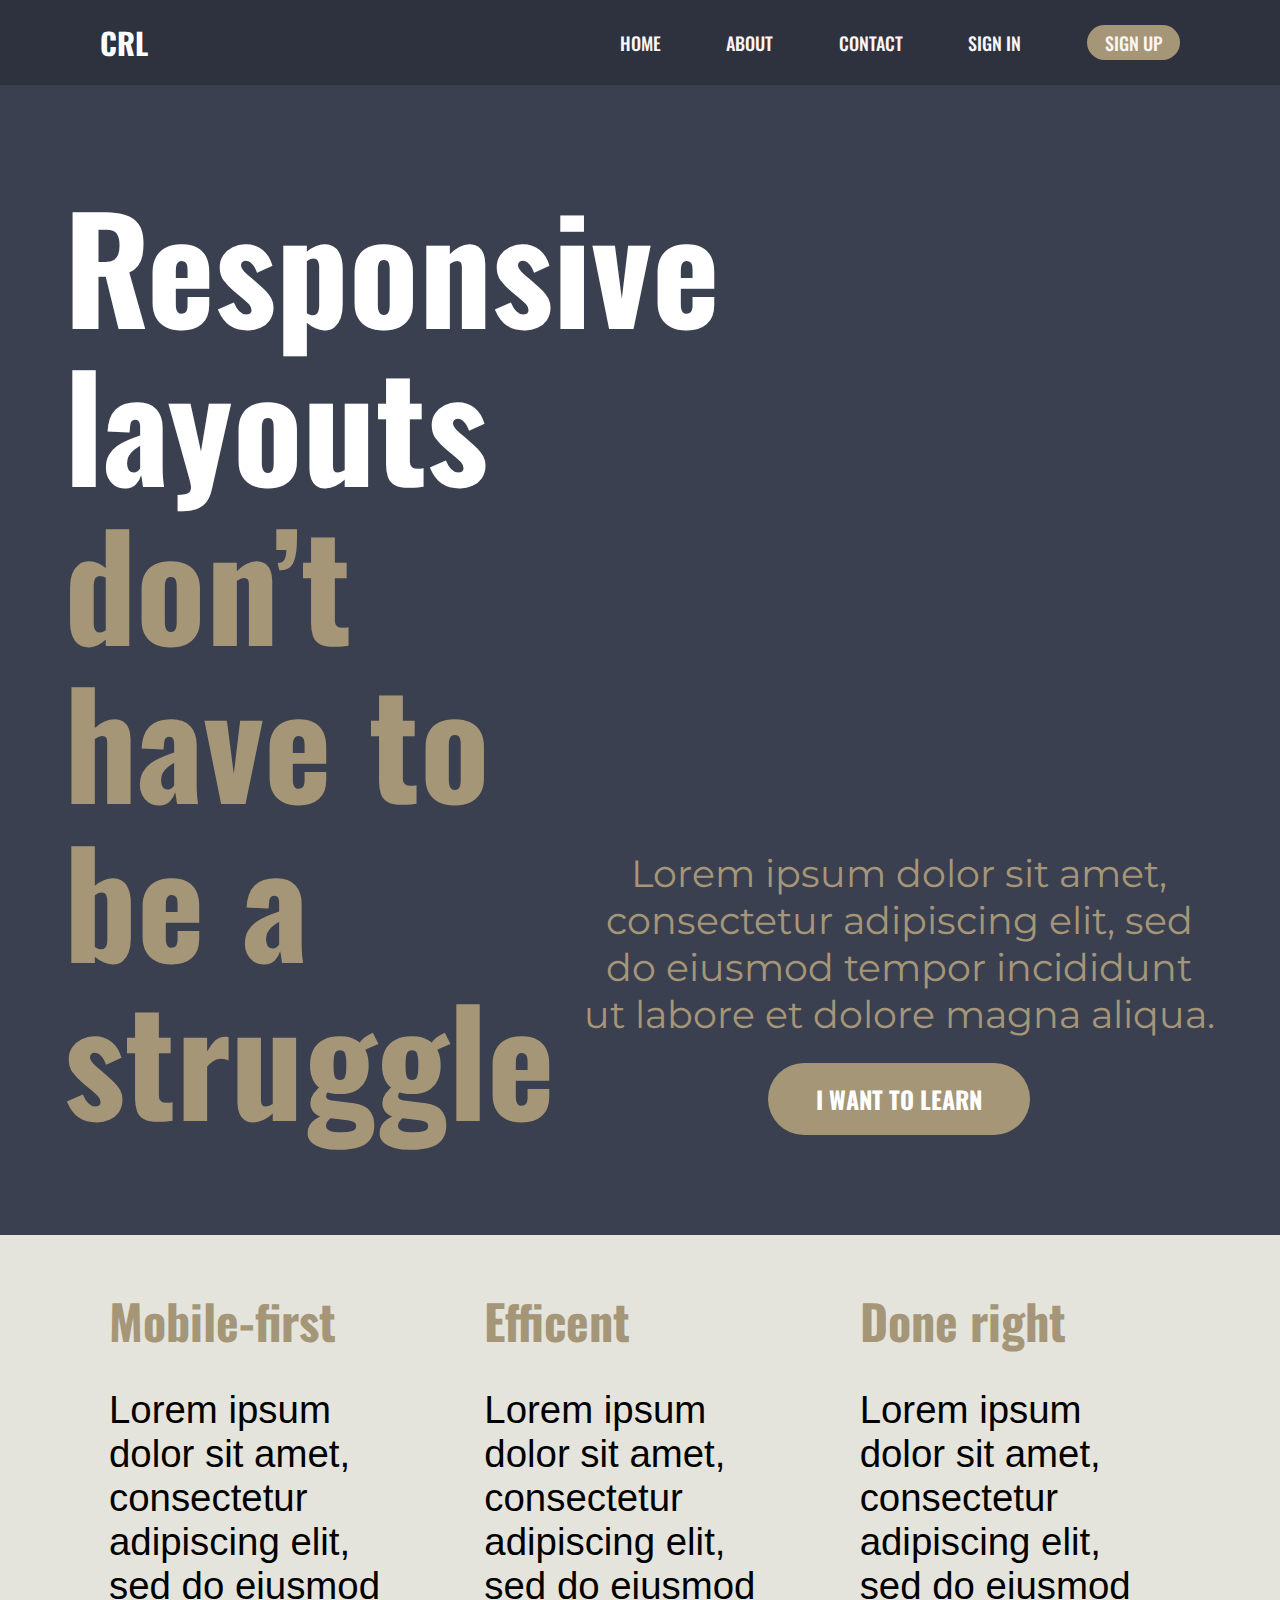
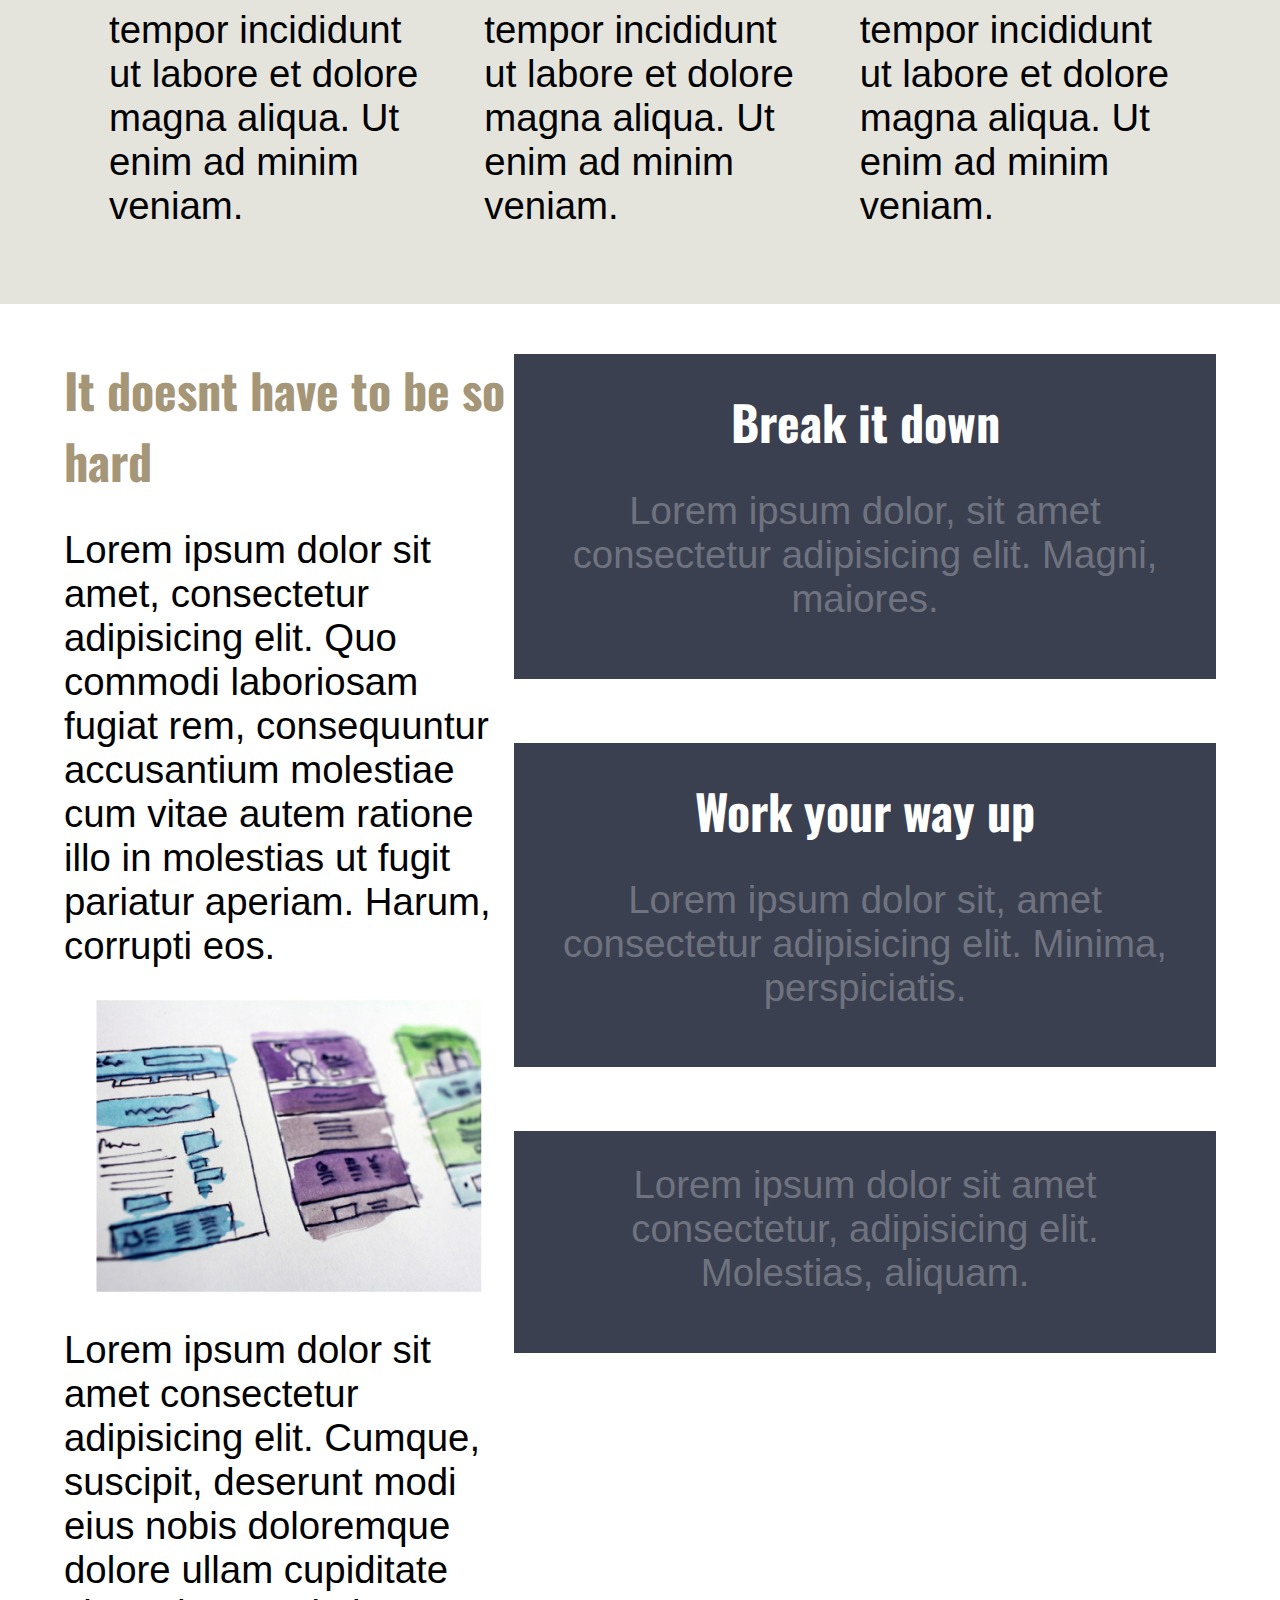
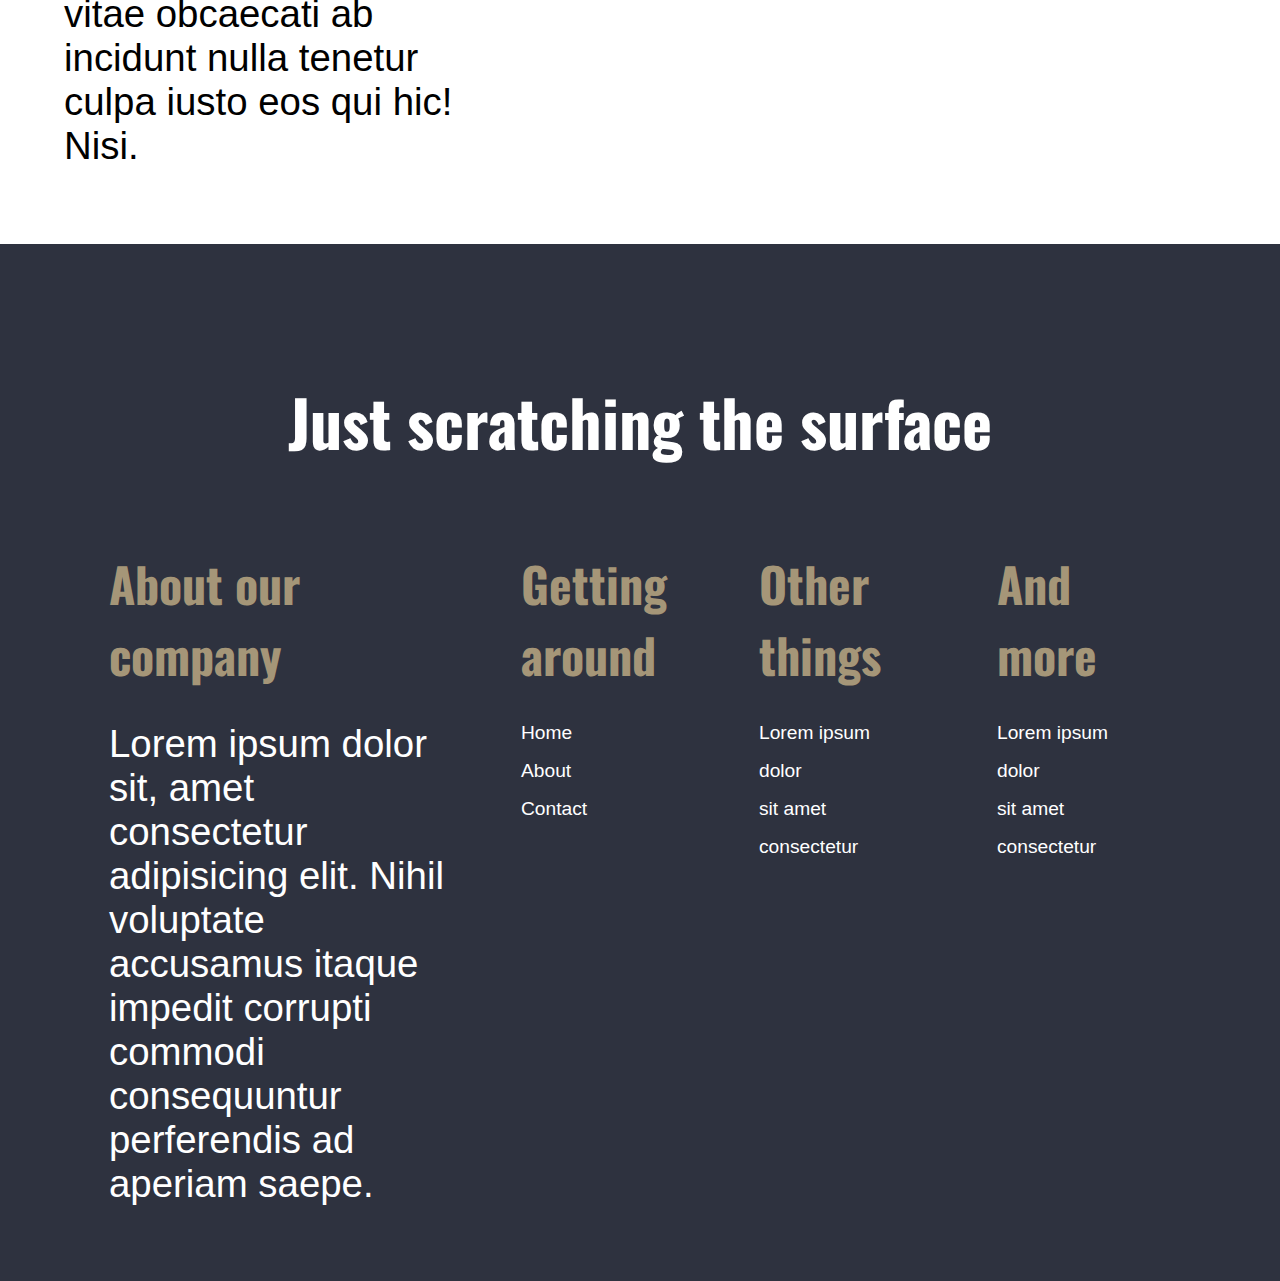
<file: index.html>
<!DOCTYPE html>
<html lang="en">
  <head>
    <meta charset="UTF-8" />
    <meta name="viewport" content="width=device-width, initial-scale=1.0" />
    <link rel="preconnect" href="https://fonts.googleapis.com" />
    <link rel="preconnect" href="https://fonts.gstatic.com" crossorigin />
    <link rel="preconnect" href="https://fonts.googleapis.com" />
    <link rel="preconnect" href="https://fonts.gstatic.com" crossorigin />
    <link
      href="https://fonts.googleapis.com/css2?family=Montserrat:ital,wght@0,100..900;1,100..900&family=Oswald:wght@200..700&display=swap"
      rel="stylesheet"
    />
    <link rel="stylesheet" href="style.css" />
    <title>Challenge 8</title>
  </head>
  <body>
    <header class="header">
      <a href="#" class="logo">CRL</a>
      <nav class="nav">
        <ul class="nav__list">
          <li class="nav__item"><a href="#" class="nav__link">Home</a></li>
          <li class="nav__item"><a href="#" class="nav__link">About</a></li>
          <li class="nav__item"><a href="#" class="nav__link">Contact</a></li>
          <li class="nav__item"><a href="#" class="nav__link">Sign In</a></li>
          <li class="nav__item">
            <a href="#" class="nav__link nav__link--button">Sign up</a>
          </li>
        </ul>
      </nav>
    </header>

    <div class="hero">
      <div class="container">
        <div class="row-hero">
          <div class="hero-h1-box">
            <h1>
              <span class="hero-h1">Responsive layouts</span> don’t have to be a
              struggle
            </h1>
          </div>
          <div class="hero-text">
            <p>
              Lorem ipsum dolor sit amet, consectetur adipiscing elit, sed do
              eiusmod tempor incididunt ut labore et dolore magna aliqua.
            </p>
            <a href="#" class="btn">I want to learn</a>
          </div>
        </div>
      </div>
    </div>
    <section>
      <div class="section2">
        <div class="container">
          <div class="row">
            <div class="col">
              <h2>Mobile-first</h2>
              <p>
                Lorem ipsum dolor sit amet, consectetur adipiscing elit, sed do
                eiusmod tempor incididunt ut labore et dolore magna aliqua. Ut
                enim ad minim veniam.
              </p>
            </div>
            <div class="col">
              <h2>Efficent</h2>
              <p>
                Lorem ipsum dolor sit amet, consectetur adipiscing elit, sed do
                eiusmod tempor incididunt ut labore et dolore magna aliqua. Ut
                enim ad minim veniam.
              </p>
            </div>
            <div class="col">
              <h2>Done right</h2>
              <p>
                Lorem ipsum dolor sit amet, consectetur adipiscing elit, sed do
                eiusmod tempor incididunt ut labore et dolore magna aliqua. Ut
                enim ad minim veniam.
              </p>
            </div>
          </div>
        </div>
      </div>
    </section>

    <section class="section-3">
      <div class="container">
        <div class="parent">
          <div class="left-box">
            <h2>It doesnt have to be so hard</h2>
            <p>
              Lorem ipsum dolor sit amet, consectetur adipisicing elit. Quo
              commodi laboriosam fugiat rem, consequuntur accusantium molestiae
              cum vitae autem ratione illo in molestias ut fugit pariatur
              aperiam. Harum, corrupti eos.
            </p>
            <figure>
              <img src="img/hero-img.jpg" alt="img" />
            </figure>
            <p>
              Lorem ipsum dolor sit amet consectetur adipisicing elit. Cumque,
              suscipit, deserunt modi eius nobis doloremque dolore ullam
              cupiditate vitae obcaecati ab incidunt nulla tenetur culpa iusto
              eos qui hic! Nisi.
            </p>
          </div>
          <div class="right-box">
            <div>
              <h3>Break it down</h3>
              <p>
                Lorem ipsum dolor, sit amet consectetur adipisicing elit. Magni,
                maiores.
              </p>
            </div>
            <div>
              <h3>Work your way up</h3>
              <p>
                Lorem ipsum dolor sit, amet consectetur adipisicing elit.
                Minima, perspiciatis.
              </p>
            </div>
            <div>
              <p>
                Lorem ipsum dolor sit amet consectetur, adipisicing elit.
                Molestias, aliquam.
              </p>
            </div>
          </div>
        </div>
      </div>
    </section>

    <footer>
      <div class="container">
        <h2>Just scratching the surface</h2>

        <div class="row">
          <div class="col2">
            <h3>About our company</h3>
            <p>
              Lorem ipsum dolor sit, amet consectetur adipisicing elit. Nihil
              voluptate accusamus itaque impedit corrupti commodi consequuntur
              perferendis ad aperiam saepe.
            </p>
          </div>
          <div class="col1">
            <h3>Getting around</h3>
            <ul>
              <li><a href="#">Home</a></li>
              <li><a href="#">About</a></li>
              <li><a href="#">Contact</a></li>
            </ul>
          </div>
          <div class="col1">
            <h3>Other things</h3>
            <ul>
              <li><a href="#">Lorem ipsum</a></li>
              <li><a href="#">dolor</a></li>
              <li><a href="#">sit amet</a></li>
              <li><a href="#">consectetur</a></li>
            </ul>
          </div>
          <div class="col1">
            <h3>And more</h3>
            <ul>
              <li><a href="#">Lorem ipsum</a></li>
              <li><a href="#">dolor</a></li>
              <li><a href="#">sit amet</a></li>
              <li><a href="#">consectetur</a></li>
            </ul>
          </div>
        </div>
      </div>
    </footer>
  </body>
</html>
</file>
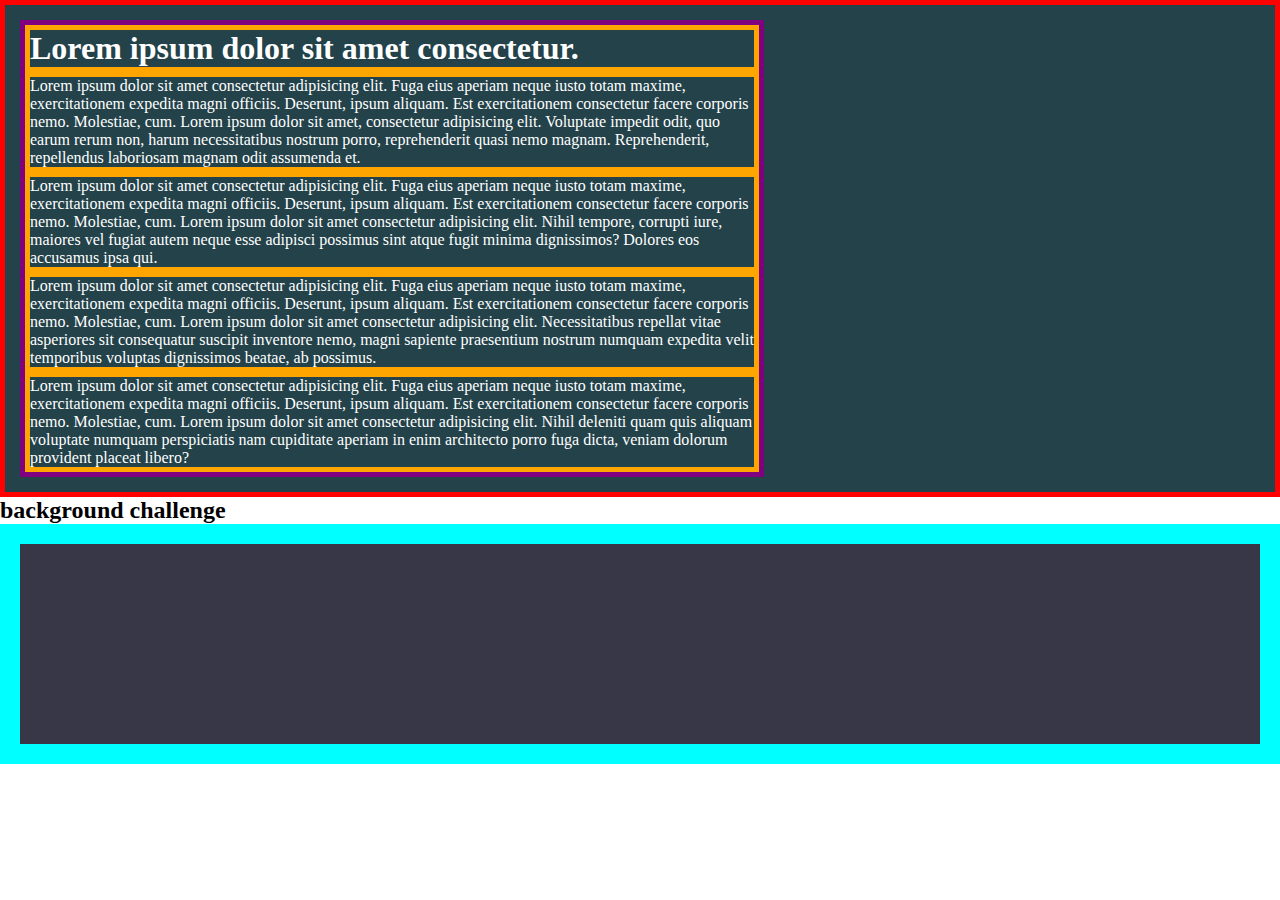
<file: challenge1/page1.html>
<!DOCTYPE html>
<html lang="en">
  <head>
    <meta charset="UTF-8" />
    <meta name="viewport" content="width=device-width, initial-scale=1.0" />
    <link
      href="https://fonts.googleapis.com/css2?family=Roboto:wght@400;900&display=swap"
      rel="stylesheet"
    />
    <title>challenge 1</title>
    <link rel="stylesheet" href="style1.css" />
  </head>
  <body>
    <div class="box1">
      <div class="child-box">
        <h1>Lorem ipsum dolor sit amet consectetur.</h1>
        <p>
          Lorem ipsum dolor sit amet consectetur adipisicing elit. Fuga eius
          aperiam neque iusto totam maxime, exercitationem expedita magni
          officiis. Deserunt, ipsum aliquam. Est exercitationem consectetur
          facere corporis nemo. Molestiae, cum. Lorem ipsum dolor sit amet,
          consectetur adipisicing elit. Voluptate impedit odit, quo earum rerum
          non, harum necessitatibus nostrum porro, reprehenderit quasi nemo
          magnam. Reprehenderit, repellendus laboriosam magnam odit assumenda
          et.
        </p>
        <p>
          Lorem ipsum dolor sit amet consectetur adipisicing elit. Fuga eius
          aperiam neque iusto totam maxime, exercitationem expedita magni
          officiis. Deserunt, ipsum aliquam. Est exercitationem consectetur
          facere corporis nemo. Molestiae, cum. Lorem ipsum dolor sit amet
          consectetur adipisicing elit. Nihil tempore, corrupti iure, maiores
          vel fugiat autem neque esse adipisci possimus sint atque fugit minima
          dignissimos? Dolores eos accusamus ipsa qui.
        </p>
        <p>
          Lorem ipsum dolor sit amet consectetur adipisicing elit. Fuga eius
          aperiam neque iusto totam maxime, exercitationem expedita magni
          officiis. Deserunt, ipsum aliquam. Est exercitationem consectetur
          facere corporis nemo. Molestiae, cum. Lorem ipsum dolor sit amet
          consectetur adipisicing elit. Necessitatibus repellat vitae asperiores
          sit consequatur suscipit inventore nemo, magni sapiente praesentium
          nostrum numquam expedita velit temporibus voluptas dignissimos beatae,
          ab possimus.
        </p>
        <p>
          Lorem ipsum dolor sit amet consectetur adipisicing elit. Fuga eius
          aperiam neque iusto totam maxime, exercitationem expedita magni
          officiis. Deserunt, ipsum aliquam. Est exercitationem consectetur
          facere corporis nemo. Molestiae, cum. Lorem ipsum dolor sit amet
          consectetur adipisicing elit. Nihil deleniti quam quis aliquam
          voluptate numquam perspiciatis nam cupiditate aperiam in enim
          architecto porro fuga dicta, veniam dolorum provident placeat libero?
        </p>
      </div>
    </div>

    <h2>background challenge</h2>
    <div class="box2"><div class="box2-child"></div></div>
  </body>
</html>
</file>
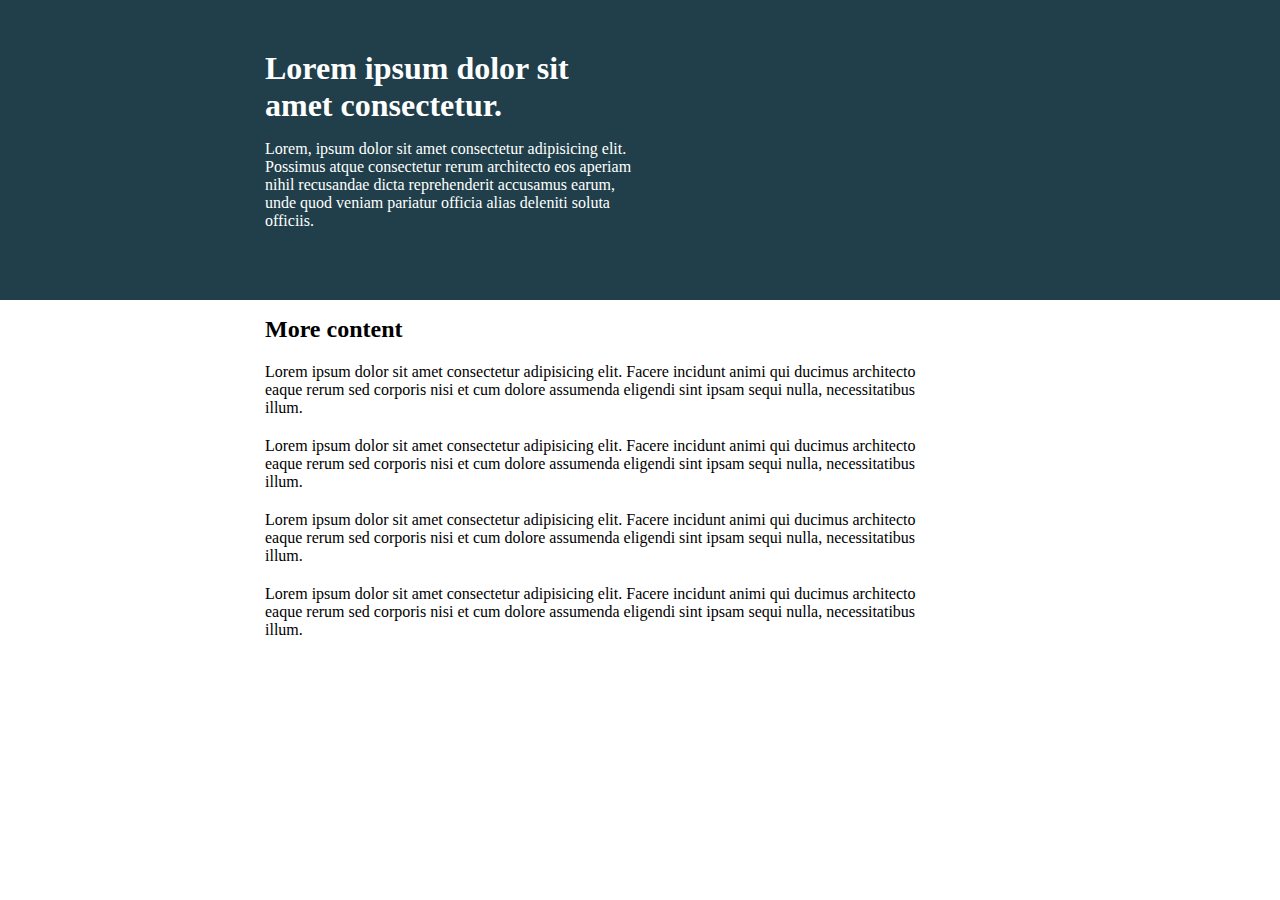
<file: challenge2/page2.html>
<!DOCTYPE html>
<html lang="en">
  <head>
    <meta charset="UTF-8" />
    <meta name="viewport" content="width=device-width, initial-scale=1.0" />
    <link rel="stylesheet" href="style2.css" />
    <title>challenge2</title>
  </head>
  <body>
    <header>
      <div class="container">
        <div class="intro-content">
          <h1>Lorem ipsum dolor sit amet consectetur.</h1>
          <p>
            Lorem, ipsum dolor sit amet consectetur adipisicing elit. Possimus
            atque consectetur rerum architecto eos aperiam nihil recusandae
            dicta reprehenderit accusamus earum, unde quod veniam pariatur
            officia alias deleniti soluta officiis.
          </p>
        </div>
      </div>
    </header>

    <section>
      <div class="container">
        <div class="section-text">
          <h2>More content</h2>
          <p>
            Lorem ipsum dolor sit amet consectetur adipisicing elit. Facere
            incidunt animi qui ducimus architecto eaque rerum sed corporis nisi
            et cum dolore assumenda eligendi sint ipsam sequi nulla,
            necessitatibus illum.
          </p>
          <p>
            Lorem ipsum dolor sit amet consectetur adipisicing elit. Facere
            incidunt animi qui ducimus architecto eaque rerum sed corporis nisi
            et cum dolore assumenda eligendi sint ipsam sequi nulla,
            necessitatibus illum.
          </p>
          <p>
            Lorem ipsum dolor sit amet consectetur adipisicing elit. Facere
            incidunt animi qui ducimus architecto eaque rerum sed corporis nisi
            et cum dolore assumenda eligendi sint ipsam sequi nulla,
            necessitatibus illum.
          </p>
          <p>
            Lorem ipsum dolor sit amet consectetur adipisicing elit. Facere
            incidunt animi qui ducimus architecto eaque rerum sed corporis nisi
            et cum dolore assumenda eligendi sint ipsam sequi nulla,
            necessitatibus illum.
          </p>
        </div>
      </div>
    </section>
  </body>
</html>
</file>
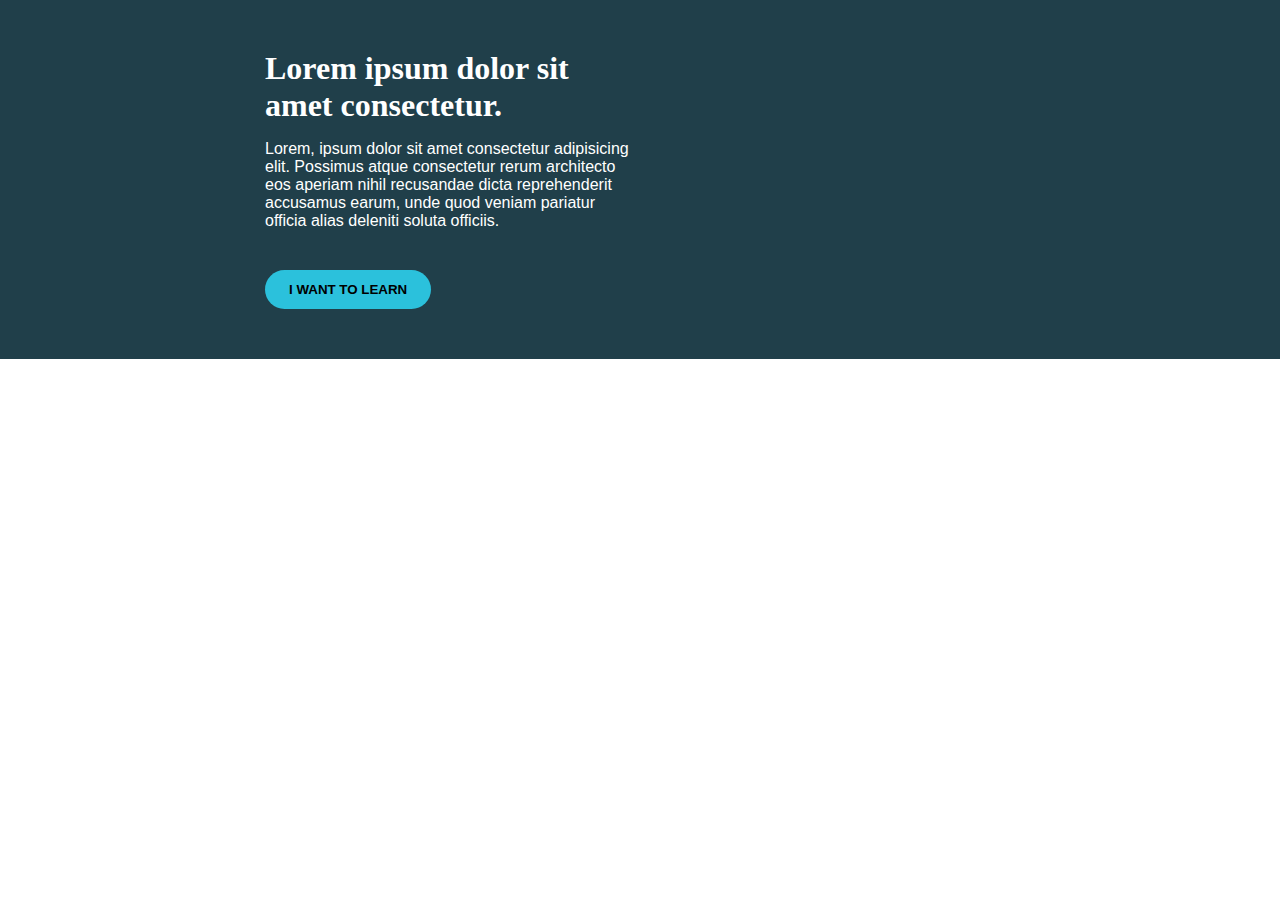
<file: challenge3/page3.html>
<!DOCTYPE html>
<html lang="en">
  <head>
    <meta charset="UTF-8" />
    <meta name="viewport" content="width=device-width, initial-scale=1.0" />
    <link rel="stylesheet" href="style3.css" />
    <title>Document</title>
  </head>
  <body>
    <header>
      <div class="container">
        <div class="intro-content">
          <h1>Lorem ipsum dolor sit amet consectetur.</h1>
          <p>
            Lorem, ipsum dolor sit amet consectetur adipisicing elit. Possimus
            atque consectetur rerum architecto eos aperiam nihil recusandae
            dicta reprehenderit accusamus earum, unde quod veniam pariatur
            officia alias deleniti soluta officiis.
          </p>
          <button>I want to learn</button>
        </div>
      </div>
    </header>
  </body>
</html>
</file>
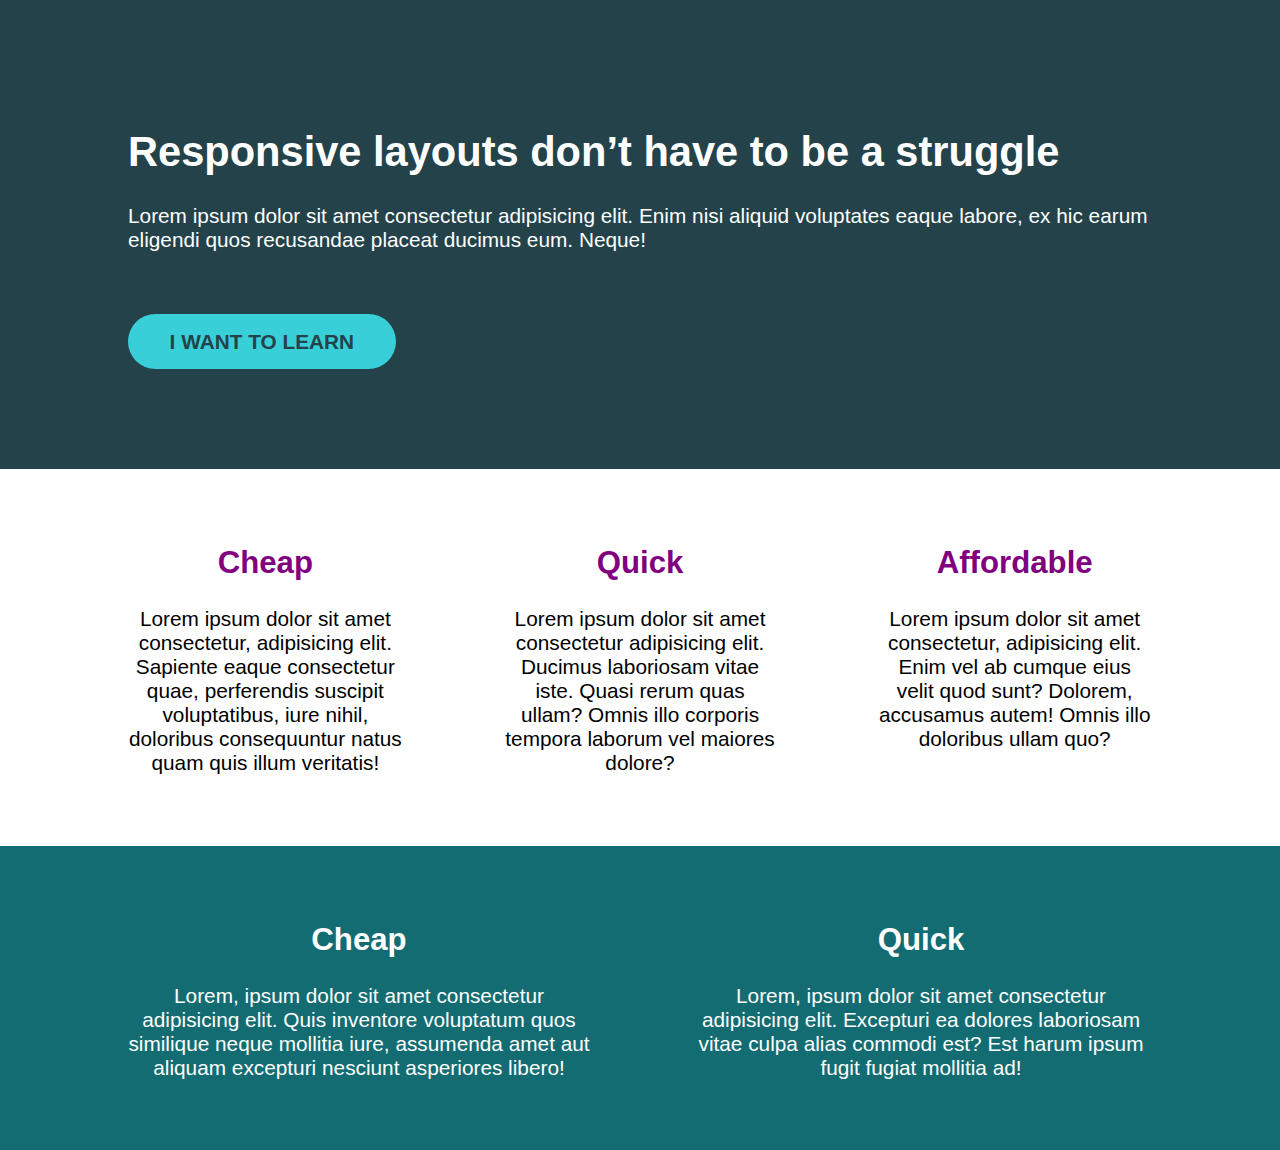
<file: challenge4/page4.html>
<!DOCTYPE html>
<html lang="en">
  <head>
    <meta charset="UTF-8" />
    <meta name="viewport" content="width=device-width, initial-scale=1.0" />
    <link rel="stylesheet" href="style4.css" />
    <title>Challenge 4</title>
  </head>
  <body>
    <header>
      <div class="hero">
        <div class="container">
          <div class="hero-text">
            <h1>Responsive layouts don’t have to be a struggle</h1>
            <p>
              Lorem ipsum dolor sit amet consectetur adipisicing elit. Enim nisi
              aliquid voluptates eaque labore, ex hic earum eligendi quos
              recusandae placeat ducimus eum. Neque!
            </p>
            <a href="#" class="btn">I want to learn</a>
          </div>
        </div>
      </div>
    </header>
    <div class="section1">
      <div class="container">
        <div class="row">
          <div class="col">
            <h2>Cheap</h2>
            <p>
              Lorem ipsum dolor sit amet consectetur, adipisicing elit. Sapiente
              eaque consectetur quae, perferendis suscipit voluptatibus, iure
              nihil, doloribus consequuntur natus quam quis illum veritatis!
            </p>
          </div>
          <div class="col">
            <h2>Quick</h2>
            <p>
              Lorem ipsum dolor sit amet consectetur adipisicing elit. Ducimus
              laboriosam vitae iste. Quasi rerum quas ullam? Omnis illo corporis
              tempora laborum vel maiores dolore?
            </p>
          </div>
          <div class="col">
            <h2>Affordable</h2>
            <p>
              Lorem ipsum dolor sit amet consectetur, adipisicing elit. Enim vel
              ab cumque eius velit quod sunt? Dolorem, accusamus autem! Omnis
              illo doloribus ullam quo?
            </p>
          </div>
        </div>
      </div>
    </div>

    <div class="section2">
      <div class="container">
        <div class="row">
          <div class="col">
            <h2>Cheap</h2>
            <p>
              Lorem, ipsum dolor sit amet consectetur adipisicing elit. Quis
              inventore voluptatum quos similique neque mollitia iure, assumenda
              amet aut aliquam excepturi nesciunt asperiores libero!
            </p>
          </div>
          <div class="col">
            <h2>Quick</h2>
            <p>
              Lorem, ipsum dolor sit amet consectetur adipisicing elit.
              Excepturi ea dolores laboriosam vitae culpa alias commodi est? Est
              harum ipsum fugit fugiat mollitia ad!
            </p>
          </div>
        </div>
      </div>
    </div>
  </body>
</html>
</file>
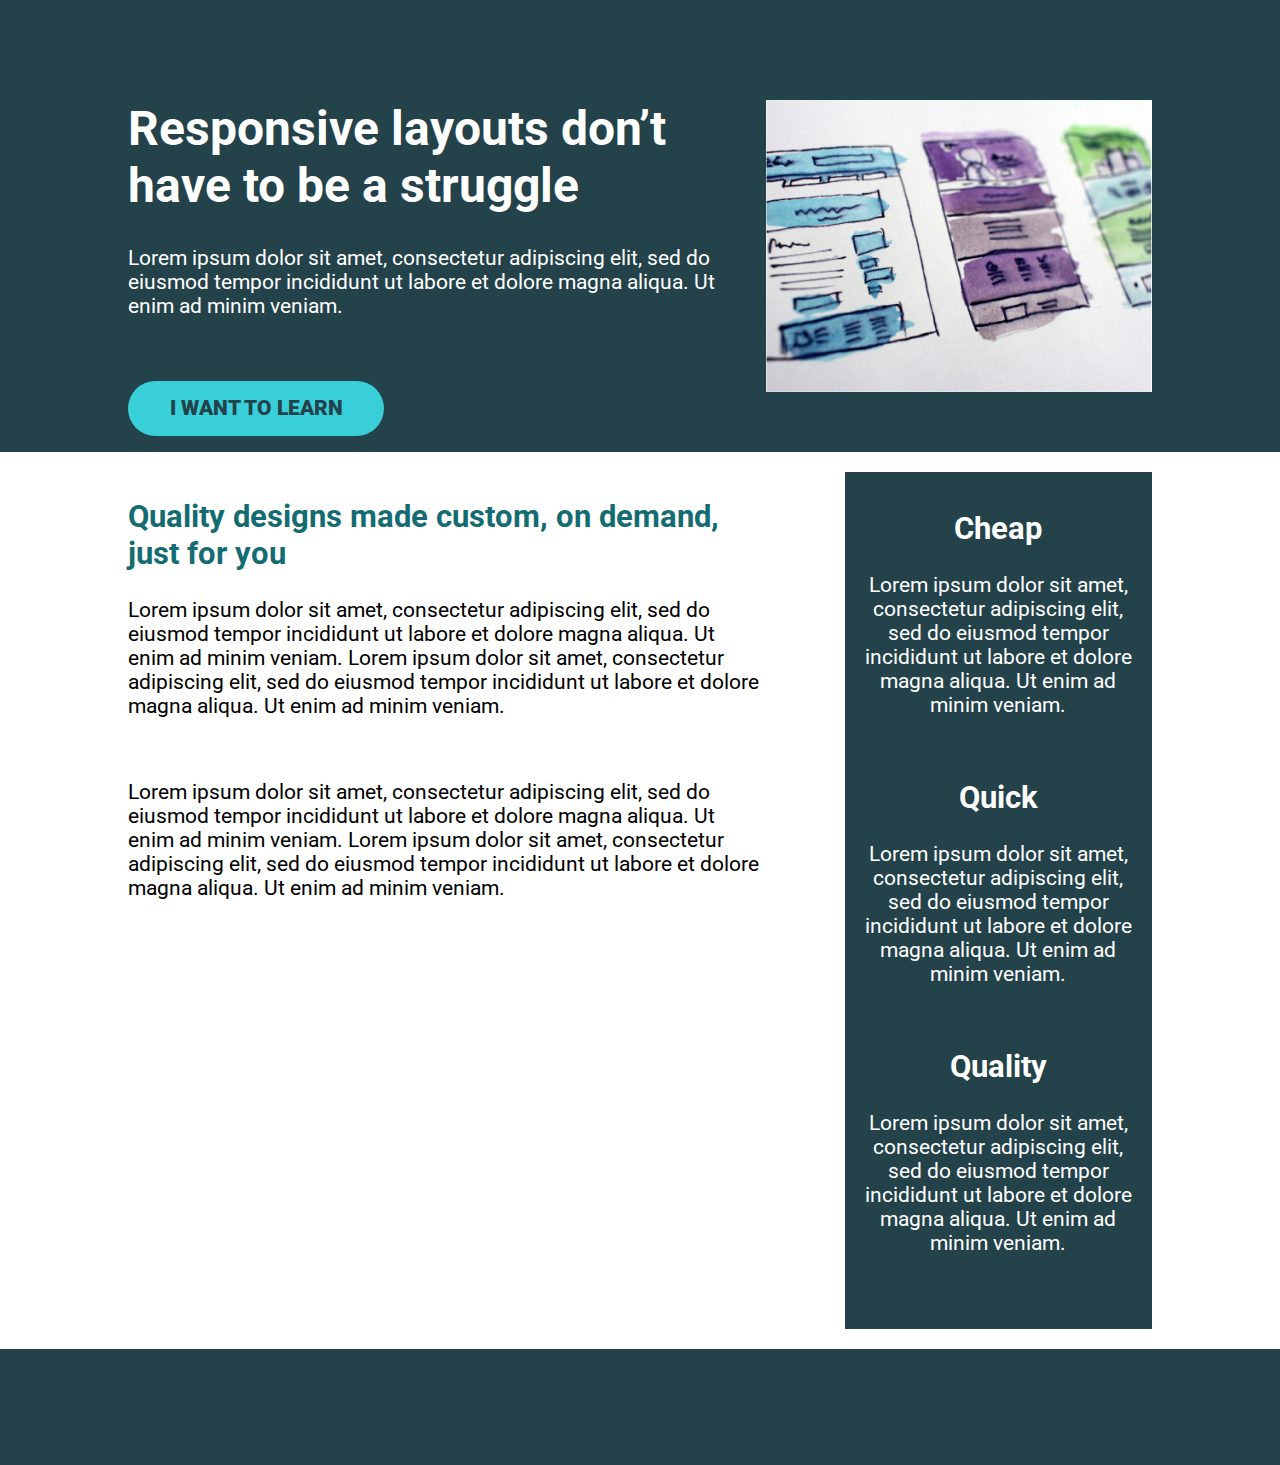
<file: challenge5/page5.html>
<!DOCTYPE html>
<html lang="en">
  <head>
    <meta charset="UTF-8" />
    <meta name="viewport" content="width=device-width, initial-scale=1.0" />
    <title>Conquering Rsponsive Layouts</title>
    <link
      href="https://fonts.googleapis.com/css2?family=Roboto:wght@400;900&display=swap"
      rel="stylesheet"
    />
    <link rel="stylesheet" href="style5.css" />
  </head>
  <body>
    <div class="hero">
      <div class="container row">
        <div class="hero__text">
          <h1>Responsive layouts don’t have to be a struggle</h1>
          <p>
            Lorem ipsum dolor sit amet, consectetur adipiscing elit, sed do
            eiusmod tempor incididunt ut labore et dolore magna aliqua. Ut enim
            ad minim veniam.
          </p>
          <a href="#" class="btn">I want to learn</a>
      </div>
      <div class="hero-img"><img src="img/hero-img.jpg" alt="web development">
    </div>
    </div>

    <div class="section1">
        <div class="container">
        <div class="row">
        <div class="col col1">
            <h2>Quality designs made custom, on demand, just for you</h2>
        <p>Lorem ipsum dolor sit amet, consectetur adipiscing elit, sed do eiusmod tempor incididunt ut labore et dolore magna aliqua. Ut enim ad minim veniam. Lorem ipsum dolor sit amet, consectetur adipiscing elit, sed do eiusmod tempor incididunt ut labore et dolore magna aliqua. Ut enim ad minim veniam.</p>
        <p>Lorem ipsum dolor sit amet, consectetur adipiscing elit, sed do eiusmod tempor incididunt ut labore et dolore magna aliqua. Ut enim ad minim veniam. Lorem ipsum dolor sit amet, consectetur adipiscing elit, sed do eiusmod tempor incididunt ut labore et dolore magna aliqua. Ut enim ad minim veniam.</p>
        </div>
        <div class="col col2">
            <div>
                <h2>Cheap</h2>
                <p>Lorem ipsum dolor sit amet, consectetur adipiscing elit, sed do eiusmod tempor incididunt ut labore et dolore magna aliqua. Ut enim ad minim veniam.</p>
            </div>
            <div>
                <h2>Quick</h2>
                <p>Lorem ipsum dolor sit amet, consectetur adipiscing elit, sed do eiusmod tempor incididunt ut labore et dolore magna aliqua. Ut enim ad minim veniam.</p>
            </div>
            <div>
                <h2>Quality</h2>
                <p>Lorem ipsum dolor sit amet, consectetur adipiscing elit, sed do eiusmod tempor incididunt ut labore et dolore magna aliqua. Ut enim ad minim veniam.</p>
            </div>
        </div>
        </div>
        </div>
    </div>
  </body>
</html>
</file>
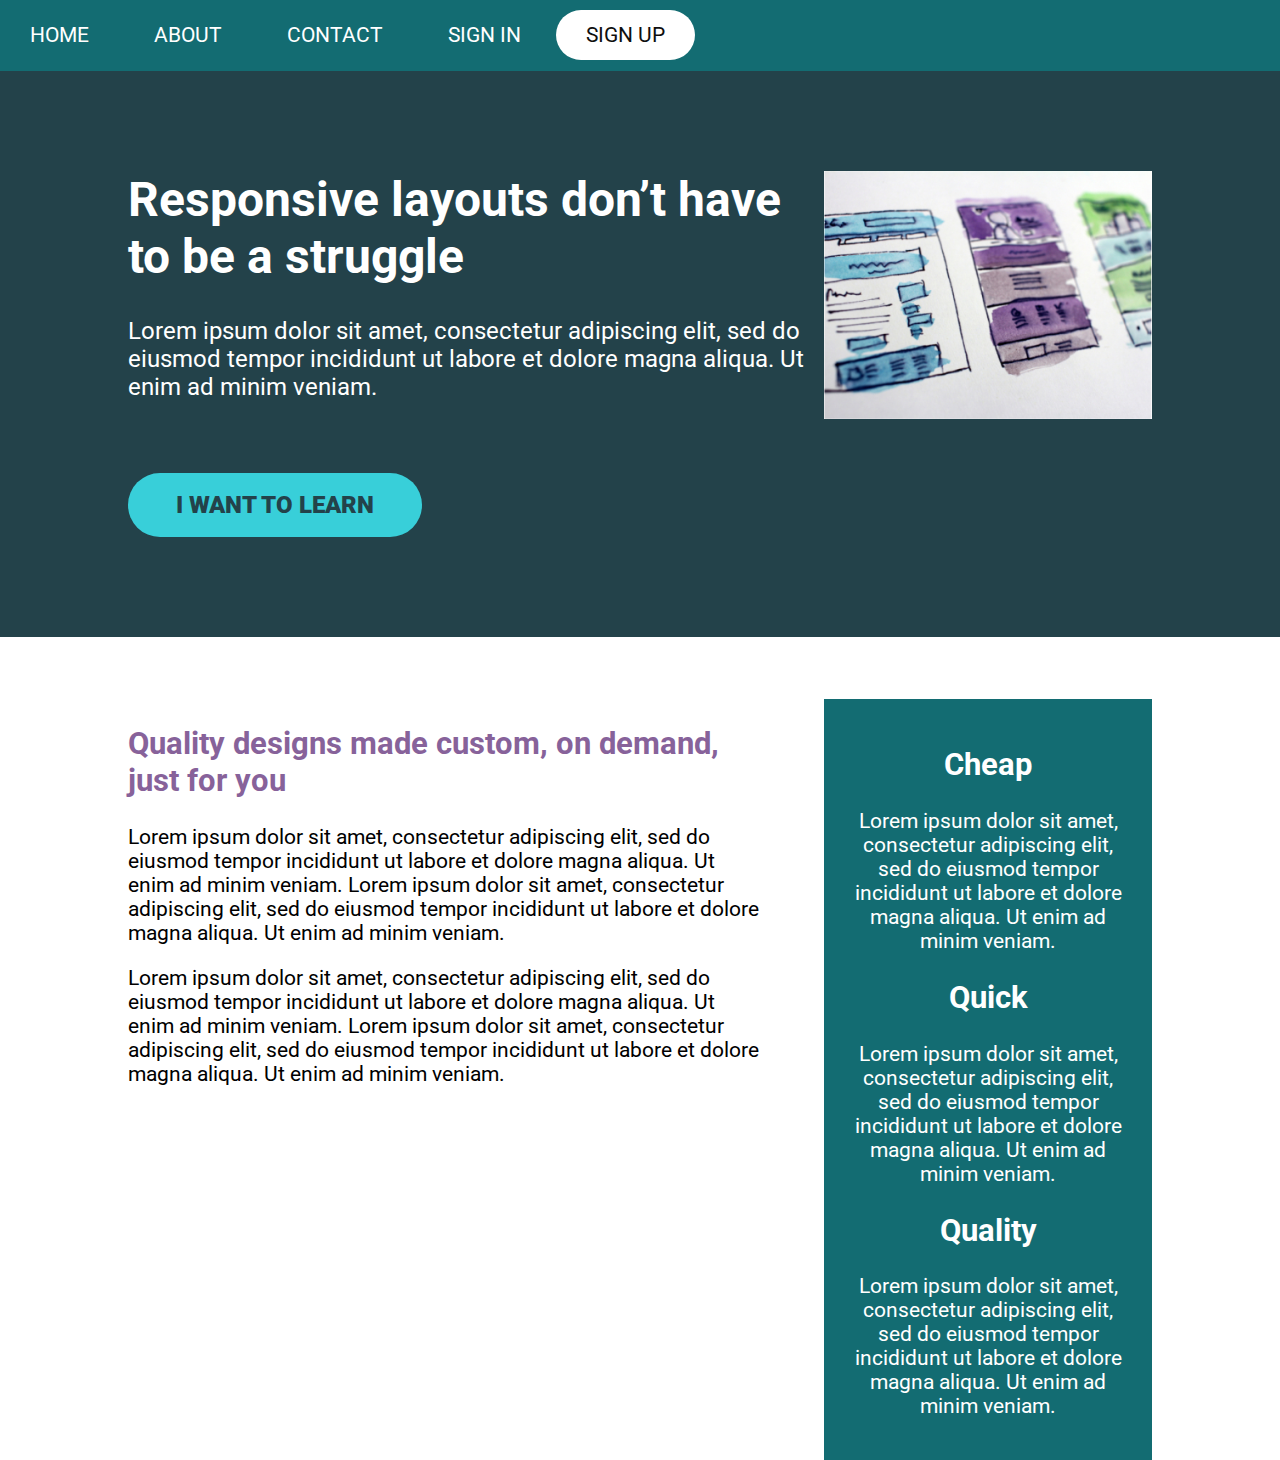
<file: challenge6/page6.html>
<!DOCTYPE html>
<html lang="en">
  <head>
    <meta charset="UTF-8" />
    <meta name="viewport" content="width=device-width, initial-scale=1.0" />
    <title>Conquering Responsive Layouts</title>
    <link
      href="https://fonts.googleapis.com/css2?family=Roboto:wght@400;900&display=swap"
      rel="stylesheet"
    />
    <link rel="stylesheet" href="style6.css" />
  </head>
  <body>
    <header>
      <nav class="nav">
        <ul class="nav__list">
          <li class="nav__item"><a href="#" class="nav__link">Home</a></li>
          <li class="nav__item"><a href="#" class="nav__link">About</a></li>
          <li class="nav__item"><a href="#" class="nav__link">Contact</a></li>
          <li class="nav__item"><a href="#" class="nav__link">Sign In</a></li>
          <li class="nav__item">
            <a href="#" class="nav__link nav__link--button">Sign up</a>
          </li>
        </ul>
      </nav>
    </header>

    <section class="hero">
      <div class="container row">
        <div class="hero__text">
          <h1>Responsive layouts don’t have to be a struggle</h1>
          <p>
            Lorem ipsum dolor sit amet, consectetur adipiscing elit, sed do
            eiusmod tempor incididunt ut labore et dolore magna aliqua. Ut enim
            ad minim veniam.
          </p>
          <a href="#" class="btn">I want to learn</a>
        </div>
        <img
          src="img/hero-img.jpg"
          alt="UX design sketches"
          class="hero__img"
        />
      </div>
    </section>

    <main class="main container row">
      <section class="primary-content">
        <h2 class="section-title">
          Quality designs made custom, on demand, just for you
        </h2>
        <p>
          Lorem ipsum dolor sit amet, consectetur adipiscing elit, sed do
          eiusmod tempor incididunt ut labore et dolore magna aliqua. Ut enim ad
          minim veniam. Lorem ipsum dolor sit amet, consectetur adipiscing elit,
          sed do eiusmod tempor incididunt ut labore et dolore magna aliqua. Ut
          enim ad minim veniam.
        </p>
        <p>
          Lorem ipsum dolor sit amet, consectetur adipiscing elit, sed do
          eiusmod tempor incididunt ut labore et dolore magna aliqua. Ut enim ad
          minim veniam. Lorem ipsum dolor sit amet, consectetur adipiscing elit,
          sed do eiusmod tempor incididunt ut labore et dolore magna aliqua. Ut
          enim ad minim veniam.
        </p>
      </section>
      <aside class="sidebar">
        <h2 class="sidebar-title">Cheap</h2>
        <p>
          Lorem ipsum dolor sit amet, consectetur adipiscing elit, sed do
          eiusmod tempor incididunt ut labore et dolore magna aliqua. Ut enim ad
          minim veniam.
        </p>

        <h2 class="sidebar-title">Quick</h2>
        <p>
          Lorem ipsum dolor sit amet, consectetur adipiscing elit, sed do
          eiusmod tempor incididunt ut labore et dolore magna aliqua. Ut enim ad
          minim veniam.
        </p>

        <h2 class="sidebar-title">Quality</h2>
        <p>
          Lorem ipsum dolor sit amet, consectetur adipiscing elit, sed do
          eiusmod tempor incididunt ut labore et dolore magna aliqua. Ut enim ad
          minim veniam.
        </p>
      </aside>
    </main>
  </body>
</html>
</file>
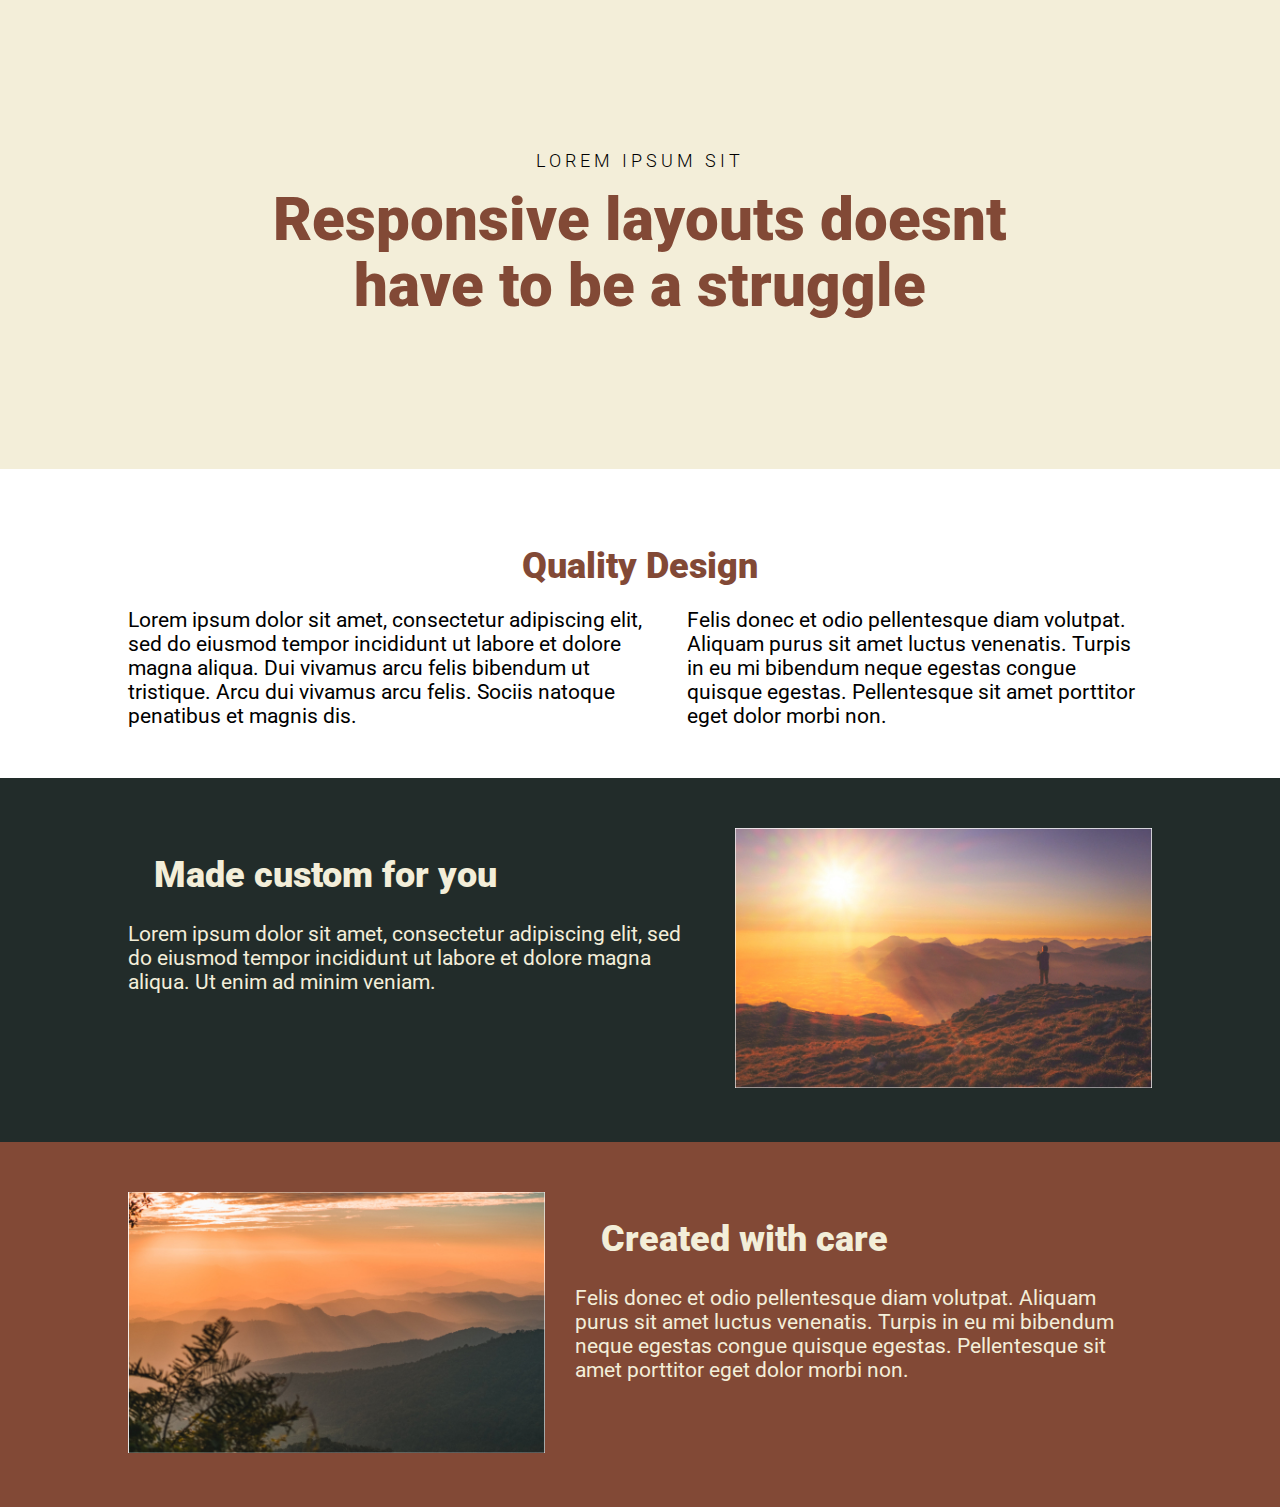
<file: challenge7/page7.html>
<!DOCTYPE html>
<html lang="en">
  <head>
    <meta charset="UTF-8" />
    <meta name="viewport" content="width=device-width, initial-scale=1.0" />
    <link rel="preconnect" href="https://fonts.googleapis.com" />
    <link rel="preconnect" href="https://fonts.gstatic.com" crossorigin />
    <link rel="preconnect" href="https://fonts.googleapis.com" />
    <link rel="preconnect" href="https://fonts.gstatic.com" crossorigin />
    <link
      href="https://fonts.googleapis.com/css2?family=Playfair+Display:wght@900&family=Roboto:wght@300;400&display=swap"
      rel="stylesheet"
    />
    <link rel="stylesheet" href="style7.css" />
    <title>Challenege 7</title>
  </head>
  <body>
    <header>
      <div class="container">
        <div class="hero">
          <p>lorem Ipsum sit</p>
          <h1>Responsive layouts doesnt have to be a struggle</h1>
        </div>
      </div>
    </header>
    <section class="section1">
      <div class="container">
        <h2>Quality Design</h2>
        <div class="section1_text row">
          <p>
            Lorem ipsum dolor sit amet, consectetur adipiscing elit, sed do
            eiusmod tempor incididunt ut labore et dolore magna aliqua. Dui
            vivamus arcu felis bibendum ut tristique. Arcu dui vivamus arcu
            felis. Sociis natoque penatibus et magnis dis.
          </p>

          <p>
            Felis donec et odio pellentesque diam volutpat. Aliquam purus sit
            amet luctus venenatis. Turpis in eu mi bibendum neque egestas congue
            quisque egestas. Pellentesque sit amet porttitor eget dolor morbi
            non.
          </p>
        </div>
      </div>
    </section>
    <section class="section2">
      <div class="container">
        <div class="row">
          <div class="col">
            <h2>Made custom for you</h2>
            <p>
              Lorem ipsum dolor sit amet, consectetur adipiscing elit, sed do
              eiusmod tempor incididunt ut labore et dolore magna aliqua. Ut
              enim ad minim veniam.
            </p>
          </div>
          <div class="col-img">
            <img src="img/image-01.jpg" alt="sun shine" />
          </div>
        </div>
      </div>
    </section>
    <section class="section3">
      <div class="container">
        <div class="row">
          <div class="col-img">
            <img src="img/image-02.jpg" alt="mountain" />
          </div>
          <div class="col">
            <h2>Created with care</h2>
            <p>
              Felis donec et odio pellentesque diam volutpat. Aliquam purus sit
              amet luctus venenatis. Turpis in eu mi bibendum neque egestas
              congue quisque egestas. Pellentesque sit amet porttitor eget dolor
              morbi non.
            </p>
          </div>
        </div>
      </div>
    </section>
  </body>
</html>
</file>
<file: style.css>
@import url("https://fonts.googleapis.com/css2?family=Montserrat:ital,wght@0,100..900;1,100..900&family=Oswald:wght@200..700&display=swap");

:root {
  --darkblue: #2e323f;
  --darkgrey: #3b4050;
  --lightgrey: #6f737f;
  --white: #ffffff;
  --beige: #a59678;
  --sm: "700px";
  --md: "1000px";
}

* {
  margin: 0;
  padding: 0;
  box-sizing: border-box;
}

body {
  font-family: "Monserrat", sans-serif;
}

p {
  font-size: 2.4rem;
  margin-bottom: 1.6rem;
}

h1,
h2,
h3 {
  font-family: "Oswald", sans-serif;
}
.container {
  width: 90%;
  max-width: 1200px;
  margin: 0 auto;
}

.header {
  top: 0;
  left: 0;
  width: 100%;
  padding: 20px 100px;
  background-color: var(--darkblue);
  display: flex;
  justify-content: space-between;
  align-items: center;
  z-index: 100;
}

.logo {
  font-size: 30px;
  color: rgb(255, 253, 253);
  text-decoration: none;
  font-weight: 700;
  font-family: "Oswald";
}

.nav__list {
  list-style: none;
  display: flex;
  gap: 1.6rem;
}
.nav a {
  font-size: 18px;
  font-family: "Oswald";
  color: #fbf5f5;
  font-weight: 500;
  text-decoration: none;
  margin-left: 40px;
  text-transform: uppercase;
}

.nav__link--button {
  background-color: var(--beige);
  color: #000000;
  padding: 0.25em 1em;
  border-radius: 10em;
}

.btn {
  display: inline-block;
  text-decoration: none;
  text-transform: uppercase;
  color: #ffffff;
  font-weight: 900;
  font-family: "Oswald";
  font-size: 24px;
  background-color: var(--beige);
  padding: 0.75em 2em;
  border-radius: 100px;
}

.hero {
  background-color: var(--darkgrey);
  color: var(--beige);
  padding: 100px 0;
}

.hero-h1 {
  color: var(--white);
}

.hero-text p {
  font-family: "Montserrat";
}
.row-hero {
  display: flex;
  flex-direction: column;
  gap: 2rem;
  justify-content: space-between;
}
.row {
  justify-content: space-between;
  display: flex;
  gap: 4rem;
}

.col {
  flex: 1;
}

.section2 {
  background-color: rgb(228, 228, 221);
  padding: 50px;
}

h2 {
  font-size: 3rem;
  color: var(--beige);
  margin-bottom: 2rem;
}

.section-3 {
  padding: 50px 0;
}

.parent {
  display: flex;
  flex-direction: column;
  justify-content: space-between;
}

.right-box div {
  background-color: var(--darkgrey);
  padding: 2rem;
  text-align: center;
  color: var(--lightgrey);
  margin-bottom: 2rem;
}

h3 {
  font-size: 3rem;
  margin-bottom: 2rem;
  color: white;
}

figure {
  margin: 2rem;
}

footer {
  background-color: var(--darkblue);
  color: var(--white);
  padding: 50px;
}

footer .row {
  flex-direction: column;
  align-items: flex-start;
}

footer h2 {
  color: var(--white);
  font-size: 4rem;
  text-align: center;
  margin: 5rem;
}

.col2 {
  flex: 2;
}

.col1 {
  flex: 1;
}

footer h3 {
  color: var(--beige);
  font-size: 3rem;
  display: flex;
}

footer a {
  font-size: 1.2rem;
  font-family: "Montserrat" sans-serif;
  font-weight: 400;
  color: white;
  text-decoration: none;
  align-items: center;
}

footer li {
  margin-bottom: 1rem;
  list-style: none;
}

@media (min-width: 700px) {
  .right-box {
    display: flex;
    flex-direction: column;
    gap: 2rem;
  }
  .left-box {
    width: 60%;
  }
  .parent {
    flex-direction: row;
  }
  .right-box {
    flex-direction: column;
  }

  .section2 .row {
    flex-direction: row;
  }

  footer .row {
    flex-direction: row;
  }

  .row-hero {
    flex-direction: row;
  }

  .hero h1 {
    font-size: 4rem;
    line-height: 1.1;
  }
  .row-hero h1 {
    font-size: 9rem;
  }
  .hero-h1-box {
    width: 40%;
  }
  .hero-text {
    align-self: flex-end;
    width: 55%;
    text-align: center;
  }
}
</file>
<file: challenge1/style1.css>
* {
  margin: 0;
  padding: 0;
  box-sizing: border-box;
}

.box1 {
  border: 5px solid red;
  background-color: #23424a;
  color: #fff;
  padding: 15px;
}

.child-box {
  border: 5px solid purple;
  width: 60%;
}

h1 {
  border: 5px solid orange;
}

h1,
p {
  border: 5px solid orange;
}

.box2 {
  background-color: aqua;
  padding: 20px;
}

.box2-child {
  background-color: #373747;
  padding: 100px;
}
</file>
<file: challenge2/style2.css>
* {
  margin: 0;
  padding: 0;
  box-sizing: border-box;
}
body {
  margin: 0;
}
header {
  background-color: #203f4a;
  color: white;
  padding: 50px 0;
}

.container {
  width: 80%;
  max-width: 750px;
  margin: 0 auto;
}

.intro-content {
  width: 50%;
}

h1 {
  margin-bottom: 16px;
}
section {
  padding: 16px 0;
}

.section-text {
  width: 90%;
}

h2 {
  margin-bottom: 20px;
}

p {
  margin-bottom: 20px;
}
</file>
<file: challenge3/style3.css>
* {
  margin: 0;
  padding: 0;
  box-sizing: border-box;
}

header {
  background-color: #203f4a;
  color: white;
  padding: 50px 0;
}

.container {
  width: 80%;
  max-width: 750px;
  margin: 0 auto;
  background-color: #203f4a;
  color: white;
}

.intro-content {
  width: 50%;
}

h1 {
  margin-bottom: 16px;
}

button {
  background-color: #2bc1dc;
  padding: 12px 24px;
  text-transform: uppercase;
  border-radius: 32px;
  font-weight: bold;
  border: none;
  cursor: pointer;
  margin-top: 20px;
}

p {
  font-family: Arial, Helvetica, sans-serif;
  margin-bottom: 20px;
}
</file>
<file: challenge4/style4.css>
*,
*::before,
*::after {
  box-sizing: border-box;
}

body {
  margin: 0;
  font-family: sans-serif;
  font-size: 1.3rem;
}

.container {
  width: 80%;
  max-width: 1100px;
  margin: 0 auto;
}

.row {
  /* display: flex => flex container */
  display: flex;
  gap: 100px;

  /* can't use yet */
  /* gap: 100px; */
}

.col {
  width: 100%;
  text-align: center;
}

.hero {
  padding: 100px 0;
  background-color: #23424a;
  color: #fff;
}

.hero__text {
  width: 60%;
}

.hero p {
  margin-bottom: 3em;
}

.btn {
  display: inline-block;
  text-decoration: none;
  text-transform: uppercase;
  color: #23424a;
  font-weight: 900;
  background-color: #38cfd9;
  padding: 0.75em 2em;
  border-radius: 100px;
}

.btn:hover,
.btn:focus {
  opacity: 0.75;
}

.section1 {
  padding: 50px 0;
}

.section1 h2 {
  color: purple;
}

.section2 {
  padding: 50px 0;
  background-color: #136c72;
  color: #fff;
}
</file>
<file: challenge5/style5.css>
/* 
////// For this challenge ///////

- All text is in the text.md file

// Requirements
1. Refer to the design specs for the
   overall layout 
2. The image should line up with
   the sidebar in the section
   below

*/

*,
*::before,
*::after {
  box-sizing: border-box;
}

body {
  margin: 0;
  font-family: "Roboto", sans-serif;
  font-size: 1.3rem;
}

img {
  max-width: 100%;
  object-fit: cover;
}

h1 {
  font-size: 3rem;
  margin-top: 0;
}

.container {
  width: 80%;
  max-width: 1100px;
  margin: 0 auto;
}

.row {
  /* display: flex => flex container */
  display: flex;
  justify-content: space-between;

  /* can't use yet */
  /* gap: 100px; */
}

.col {
  /* these are now flex items */
  width: 100%;
}

.col + .col {
  margin-left: 30px;
}

.hero {
  padding: 100px 0;
  background-color: #23424a;
  color: #fff;
}

.hero__text {
  width: 62%;
}

.hero__img {
  width: 32%;
  align-self: flex-start;
}

.hero p {
  margin-bottom: 3em;
}

.btn {
  display: inline-block;
  text-decoration: none;
  text-transform: uppercase;
  color: #23424a;
  font-weight: 900;
  background-color: #38cfd9;
  padding: 0.75em 2em;
  border-radius: 100px;
}

.btn:hover,
.btn:focus {
  opacity: 0.75;
}

.col1 h2 {
  color: #136c72;
}

.section1 {
  margin: 16px 0;
  padding: 20px 0;
  color: black;
  background-color: white;
}

.col1 {
  width: 62%;
}

.col2 {
  width: 30%;
  text-align: center;
  background-color: #23424a;
  color: white;
  padding: 12px;
}
</file>
<file: challenge6/style6.css>
/* 
////// For this challenge ///////

- All text is in the text.md file

// Requirements
   1. Get all the navigation items next to one another
   2. Add a space between all the items
*/

*,
*::before,
*::after {
  box-sizing: border-box;
}

body {
  margin: 0;
  font-family: "Roboto", sans-serif;
  font-size: 1.3rem;
}

img {
  max-width: 100%;
}

h1 {
  font-size: 3rem;
  margin-top: 0;
}

.section-title {
  color: #87629a;
}

.btn {
  display: inline-block;
  text-decoration: none;
  text-transform: uppercase;
  color: #23424a;
  font-weight: 900;
  background-color: #38cfd9;
  padding: 0.75em 2em;
  border-radius: 100px;
}

.btn:hover,
.btn:focus {
  opacity: 0.75;
}

.container {
  width: 80%;
  max-width: 1100px;
  margin: 0 auto;
}

.row {
  display: flex;
  justify-content: space-between;
}

.col {
  /* these are now flex items */
  width: 100%;
}

.col + .col {
  margin-left: 30px;
}

header {
  background: #136c72;
  padding: 0.5em 0;
}

.nav__list {
  margin: 0;
  padding: 0;
  list-style: none;
}

nav li {
  display: inline-block;
  justify-content: space-between;
  align-items: center;
  height: 50px;
}

.nav__list a {
  display: flex;
  text-decoration: none;
  justify-content: space-between;
  align-items: center;
  padding: 0 30px;
  height: 100%;
}

.nav__link {
  color: #ffffff;
  text-decoration: none;
  text-transform: uppercase;
}

.nav__link--button {
  background: #fff;
  color: #0f0f0f;
  padding: 0.25em 1em;
  border-radius: 10em;
}

.nav__link:hover {
  opacity: 0.75;
}

.hero {
  padding: 100px 0;
  background-color: #23424a;
  color: #fff;
}

.hero__text {
  font-size: 24px;
}

.hero__img {
  width: 32%;
  align-self: flex-start;
}

.hero p {
  margin-bottom: 3em;
}

.main {
  margin-top: 3em;
}

.primary-content {
  width: 62%;
}

.sidebar {
  width: 32%;
  padding: 1em;
  text-align: center;
  color: #fff;
  background-color: #136c72;
}
</file>
<file: challenge7/style7.css>
@import url("https://fonts.googleapis.com/css2?family=Playfair+Display:wght@900&family=Roboto:wght@300;400&display=swap");

* {
  margin: 0;
  padding: 0;
  box-sizing: border-box;
}

:root {
  --beige: #f3eed9;
  --brown: #824936;
  --darkgreen: #222c2a;
}

body {
  font-family: "Roboto", sans-serif;
  font-weight: 400;
}

h1,
h2 {
  font-family: "Playfair Display" serif;
  font-weight: 900;
}

h2 {
  font-size: 36px;
  margin: 26px;
}

p {
  font-size: 21px;
}

.container {
  width: 80%;
  max-width: 1128px;
  margin: 0 auto;
}

.row {
  display: flex;
  gap: 30px;
}

img {
  width: 100%;
  object-fit: contain;
}
header {
  background-color: var(--beige);
  padding: 150px 0;
  text-align: center;
}

.hero {
  max-width: 800px;
  margin: 0 auto;
}

header p {
  font-size: 18px;
  font-weight: 300;
  text-transform: uppercase;
  letter-spacing: 4px;
  margin-bottom: 16px;
}
h1 {
  font-size: 60px;
  color: var(--brown);
  text-align: center;
  line-height: 1.1;
}

.section1 {
  padding: 50px 0;
}

.section1 h2 {
  color: var(--brown);
  text-align: center;
  margin-bottom: 21px;
}

.section2 {
  padding: 50px 0;
  background-color: var(--darkgreen);
  color: #f3eed9;
}

.section3 {
  padding: 50px 0;
  background-color: var(--brown);
  color: #f3eed9;
}

.col {
  flex-basis: 60%;
}

.col img {
  flex-basis: 35%;
}
</file>
